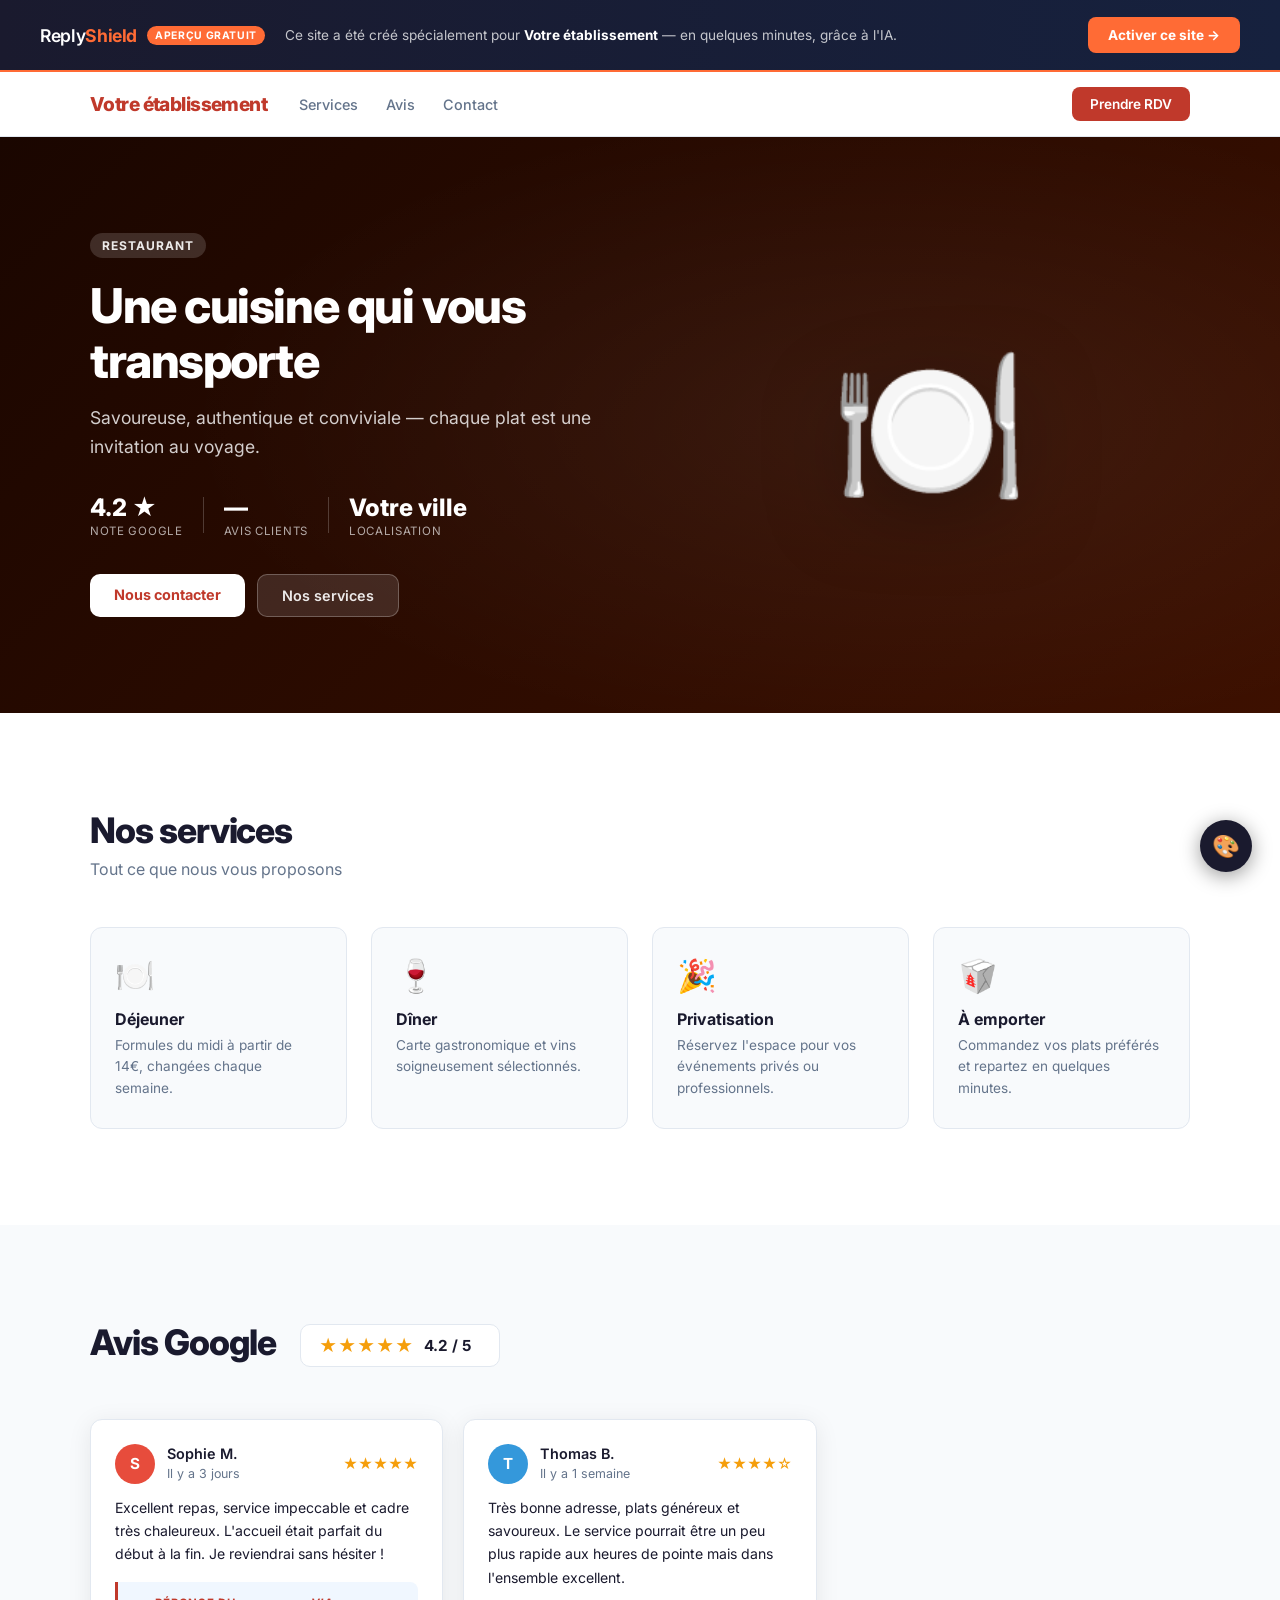
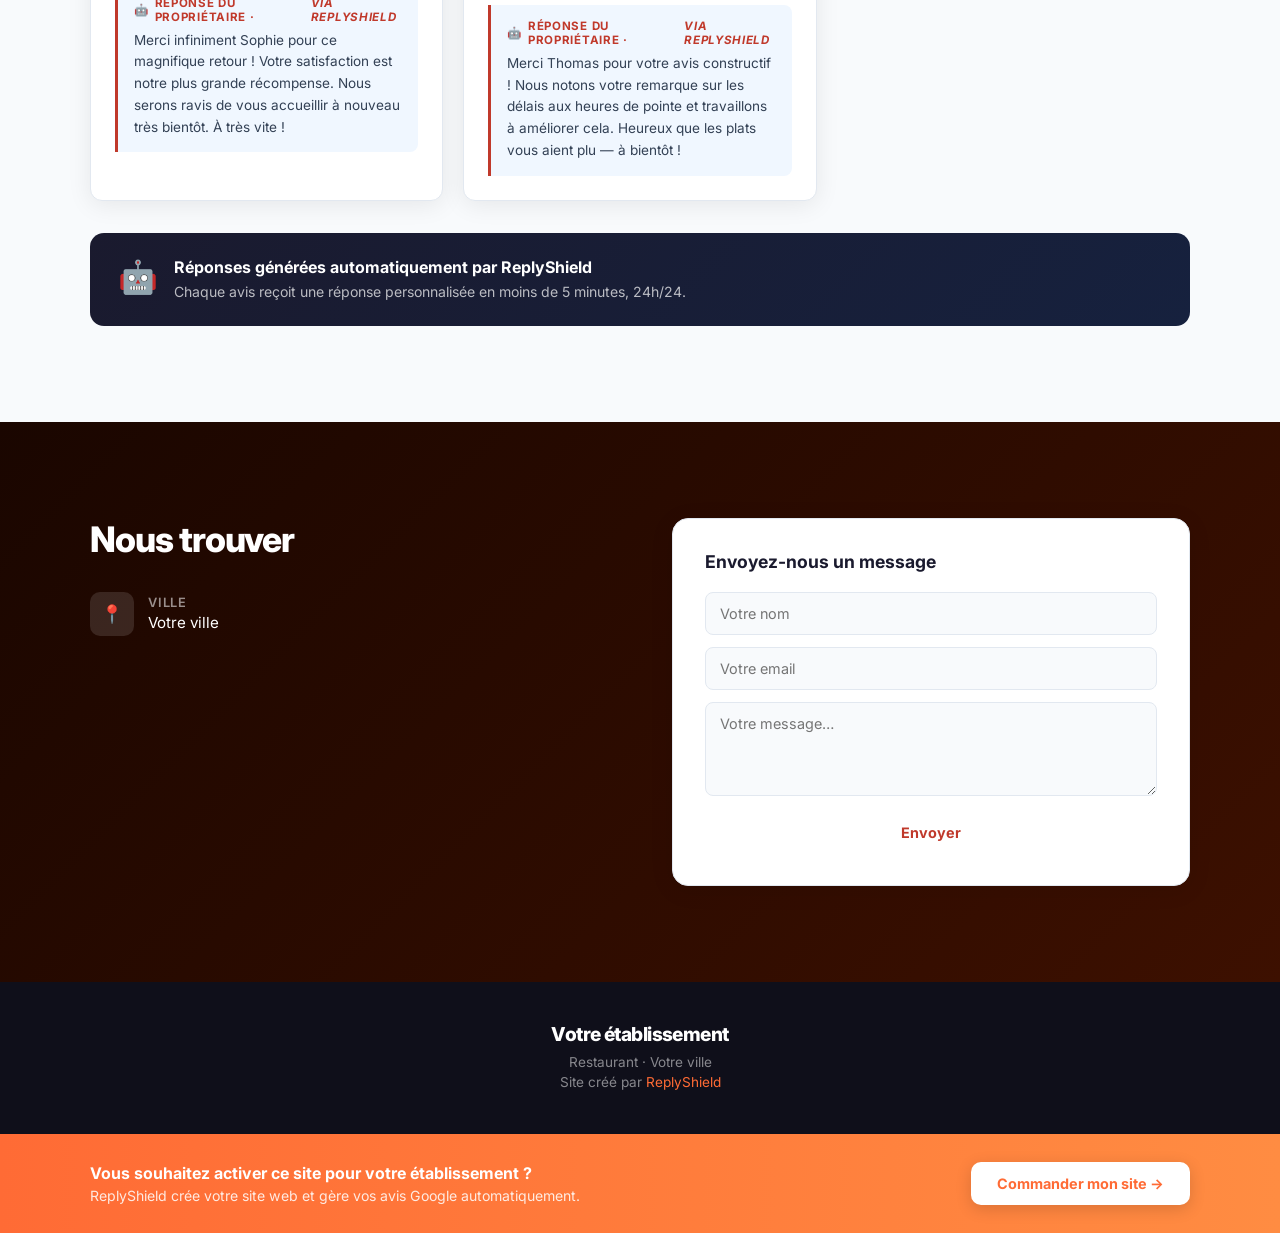
<file: web/preview.html>
<!DOCTYPE html>
<html lang="fr">
<head>
  <meta charset="UTF-8" />
  <meta name="viewport" content="width=device-width, initial-scale=1.0" />
  <title id="pageTitle">Aperçu de site — ReplyShield</title>
  <link rel="preconnect" href="https://fonts.googleapis.com" />
  <link rel="preconnect" href="https://fonts.gstatic.com" crossorigin />
  <link href="https://fonts.googleapis.com/css2?family=Inter:wght@400;500;600;700;800&display=swap" rel="stylesheet" />
  <link rel="stylesheet" href="preview.css" />
</head>
<body>

  <!-- ── BANNIÈRE REPLYSHIELD ── -->
  <div class="rs-banner">
    <div class="rs-banner-inner">
      <div class="rs-banner-left">
        <span class="rs-brand">Reply<strong>Shield</strong></span>
        <span class="rs-badge">Aperçu gratuit</span>
      </div>
      <p class="rs-banner-text">
        Ce site a été créé spécialement pour <strong id="bannerNom">votre établissement</strong> — en quelques minutes, grâce à l'IA.
      </p>
      <a href="mailto:contact@replyshield.io?subject=Je veux activer mon site" class="rs-banner-cta">
        Activer ce site →
      </a>
    </div>
  </div>

  <!-- ── SITE GÉNÉRÉ ── -->
  <div id="preview-site">

    <!-- Navbar -->
    <nav class="pv-nav" id="pvNav">
      <div class="pv-nav-inner">
        <span class="pv-logo" id="pvLogo">Chargement…</span>
        <ul class="pv-nav-links">
          <li><a href="#services">Services</a></li>
          <li><a href="#avis">Avis</a></li>
          <li><a href="#contact">Contact</a></li>
        </ul>
        <a href="#contact" class="pv-nav-cta">Prendre RDV</a>
      </div>
    </nav>

    <!-- Hero -->
    <section class="pv-hero" id="pvHero">
      <div class="pv-hero-inner">
        <div class="pv-hero-text">
          <div class="pv-hero-tag" id="pvTag">Secteur</div>
          <h1 class="pv-hero-title" id="pvTitle">Titre principal</h1>
          <p class="pv-hero-sub" id="pvSub">Sous-titre accrocheur</p>
          <div class="pv-hero-stats" id="pvStats">
            <div class="pv-stat">
              <span class="pv-stat-value" id="pvNote">—</span>
              <span class="pv-stat-label">Note Google</span>
            </div>
            <div class="pv-stat-sep"></div>
            <div class="pv-stat">
              <span class="pv-stat-value" id="pvNbAvis">—</span>
              <span class="pv-stat-label">Avis clients</span>
            </div>
            <div class="pv-stat-sep"></div>
            <div class="pv-stat">
              <span class="pv-stat-value" id="pvVille">—</span>
              <span class="pv-stat-label">Localisation</span>
            </div>
          </div>
          <div class="pv-hero-btns">
            <a href="#contact" class="pv-btn-primary">Nous contacter</a>
            <a href="#services" class="pv-btn-secondary">Nos services</a>
          </div>
        </div>
        <div class="pv-hero-visual" id="pvHeroVisual">
          <div class="pv-hero-icon" id="pvHeroIcon">🏢</div>
        </div>
      </div>
    </section>

    <!-- Services -->
    <section class="pv-services" id="services">
      <div class="pv-section-inner">
        <h2 class="pv-section-title">Nos services</h2>
        <p class="pv-section-sub" id="pvServicesSub">Ce que nous proposons</p>
        <div class="pv-services-grid" id="pvServicesGrid">
          <!-- Généré par JS -->
        </div>
      </div>
    </section>

    <!-- Avis Google (démo ReplyShield) -->
    <section class="pv-reviews" id="avis">
      <div class="pv-section-inner">
        <div class="pv-reviews-header">
          <h2 class="pv-section-title">Avis Google</h2>
          <div class="pv-reviews-note">
            <div class="pv-stars">★★★★★</div>
            <span id="pvReviewsNote">4.2 / 5</span>
            <span class="pv-reviews-count" id="pvReviewsCount">— avis</span>
          </div>
        </div>

        <div class="pv-reviews-grid" id="pvReviewsGrid">
          <!-- Généré par JS -->
        </div>

        <div class="rs-feature-badge">
          <span class="rs-feature-icon">🤖</span>
          <div>
            <strong>Réponses générées automatiquement par ReplyShield</strong>
            <p>Chaque avis reçoit une réponse personnalisée en moins de 5 minutes, 24h/24.</p>
          </div>
        </div>
      </div>
    </section>

    <!-- Contact -->
    <section class="pv-contact" id="contact">
      <div class="pv-section-inner pv-contact-inner">
        <div class="pv-contact-info">
          <h2 class="pv-section-title pv-section-title--light">Nous trouver</h2>
          <div class="pv-contact-items" id="pvContactItems">
            <!-- Généré par JS -->
          </div>
        </div>
        <div class="pv-contact-form">
          <h3>Envoyez-nous un message</h3>
          <form class="pv-form" onsubmit="return false;">
            <input type="text" placeholder="Votre nom" class="pv-input" />
            <input type="email" placeholder="Votre email" class="pv-input" />
            <textarea placeholder="Votre message…" class="pv-textarea" rows="4"></textarea>
            <button type="submit" class="pv-btn-primary pv-form-btn">Envoyer</button>
          </form>
        </div>
      </div>
    </section>

    <!-- Footer -->
    <footer class="pv-footer">
      <div class="pv-footer-inner">
        <span class="pv-logo" id="pvFooterLogo">—</span>
        <p id="pvFooterCity">—</p>
        <p class="pv-footer-credit">
          Site créé par <a href="https://replyshield.io" target="_blank">ReplyShield</a>
        </p>
      </div>
    </footer>

  </div>

  <!-- ── BANDEAU BAS REPLYSHIELD ── -->
  <div class="rs-footer-cta">
    <div class="rs-footer-cta-inner">
      <div>
        <strong>Vous souhaitez activer ce site pour votre établissement ?</strong>
        <p>ReplyShield crée votre site web et gère vos avis Google automatiquement.</p>
      </div>
      <a id="rsFooterCommander" href="commander.html" class="rs-footer-btn">
        Commander mon site →
      </a>
    </div>
  </div>

  <!-- ── SÉLECTEUR DE STYLES ── -->
  <div class="style-picker" id="stylePicker">
    <button class="style-picker-toggle" id="stylePickerToggle" title="Changer de style">
      🎨
    </button>
    <div class="style-picker-panel" id="stylePickerPanel" hidden>
      <p class="style-picker-label">Choisir un style</p>
      <div class="style-picker-options" id="stylePickerOptions">
        <!-- Généré par preview.js -->
      </div>
    </div>
  </div>

  <script src="preview.js"></script>
</body>
</html>
</file>
<file: web/preview.css>
/* ============================================================
   ReplyShield — Preview Generator Styles
   ============================================================ */

*, *::before, *::after { box-sizing: border-box; margin: 0; padding: 0; }
[hidden] { display: none !important; }

:root {
  --pv-primary:   #6C63FF;
  --pv-bg:        #ffffff;
  --pv-text:      #1a1a2e;
  --pv-muted:     #64748b;
  --pv-border:    #e2e8f0;
  --pv-radius:    12px;
  --pv-shadow:    0 4px 24px rgba(0,0,0,.08);
  --rs-orange:    #FF6B35;
}

body {
  font-family: 'Inter', sans-serif;
  background: #f8fafc;
  color: var(--pv-text);
  padding-top: 72px; /* bannière */
}

/* ── BANNIÈRE REPLYSHIELD ── */
.rs-banner {
  position: fixed;
  top: 0; left: 0; right: 0;
  z-index: 9999;
  background: linear-gradient(90deg, #1a1a2e 0%, #16213e 100%);
  border-bottom: 2px solid var(--rs-orange);
  padding: 0 24px;
  height: 72px;
}
.rs-banner-inner {
  max-width: 1200px;
  margin: 0 auto;
  height: 100%;
  display: flex;
  align-items: center;
  gap: 20px;
}
.rs-banner-left {
  display: flex;
  align-items: center;
  gap: 10px;
  flex-shrink: 0;
}
.rs-brand {
  color: #fff;
  font-size: 1.1rem;
  font-weight: 600;
  letter-spacing: -.02em;
}
.rs-brand strong { color: var(--rs-orange); }
.rs-badge {
  background: var(--rs-orange);
  color: #fff;
  font-size: .65rem;
  font-weight: 700;
  text-transform: uppercase;
  letter-spacing: .06em;
  padding: 3px 8px;
  border-radius: 999px;
}
.rs-banner-text {
  color: rgba(255,255,255,.75);
  font-size: .85rem;
  flex: 1;
  min-width: 0;
  white-space: nowrap;
  overflow: hidden;
  text-overflow: ellipsis;
}
.rs-banner-text strong { color: #fff; }
.rs-banner-cta {
  flex-shrink: 0;
  background: var(--rs-orange);
  color: #fff;
  font-size: .85rem;
  font-weight: 700;
  padding: 10px 20px;
  border-radius: 8px;
  text-decoration: none;
  transition: opacity .2s;
}
.rs-banner-cta:hover { opacity: .85; }

/* ── NAVBAR GÉNÉRÉE ── */
.pv-nav {
  position: sticky;
  top: 0;
  z-index: 100;
  background: rgba(255,255,255,.95);
  backdrop-filter: blur(10px);
  border-bottom: 1px solid var(--pv-border);
  padding: 0 24px;
}
.pv-nav-inner {
  max-width: 1100px;
  margin: 0 auto;
  height: 64px;
  display: flex;
  align-items: center;
  gap: 32px;
}
.pv-logo {
  font-size: 1.2rem;
  font-weight: 800;
  color: var(--pv-primary);
  letter-spacing: -.03em;
  flex-shrink: 0;
}
.pv-nav-links {
  display: flex;
  list-style: none;
  gap: 28px;
  flex: 1;
}
.pv-nav-links a {
  color: var(--pv-muted);
  text-decoration: none;
  font-size: .9rem;
  font-weight: 500;
  transition: color .2s;
}
.pv-nav-links a:hover { color: var(--pv-primary); }
.pv-nav-cta {
  background: var(--pv-primary);
  color: #fff;
  font-size: .85rem;
  font-weight: 600;
  padding: 9px 18px;
  border-radius: 8px;
  text-decoration: none;
  flex-shrink: 0;
  transition: opacity .2s;
}
.pv-nav-cta:hover { opacity: .85; }

/* ── HERO ── */
.pv-hero {
  padding: 96px 24px;
  background: var(--pv-primary); /* overridden by JS */
  position: relative;
  overflow: hidden;
}
.pv-hero::before {
  content: '';
  position: absolute;
  inset: 0;
  background: radial-gradient(ellipse 80% 80% at 70% 50%, rgba(255,255,255,.06) 0%, transparent 70%);
  pointer-events: none;
}
.pv-hero-inner {
  max-width: 1100px;
  margin: 0 auto;
  display: grid;
  grid-template-columns: 1fr 1fr;
  gap: 60px;
  align-items: center;
}
.pv-hero-tag {
  display: inline-block;
  background: rgba(255,255,255,.15);
  color: rgba(255,255,255,.9);
  font-size: .75rem;
  font-weight: 700;
  text-transform: uppercase;
  letter-spacing: .08em;
  padding: 5px 12px;
  border-radius: 999px;
  margin-bottom: 20px;
}
.pv-hero-title {
  font-size: clamp(2rem, 4vw, 3rem);
  font-weight: 800;
  color: #fff;
  line-height: 1.15;
  letter-spacing: -.03em;
  margin-bottom: 16px;
}
.pv-hero-sub {
  font-size: 1.1rem;
  color: rgba(255,255,255,.8);
  margin-bottom: 32px;
  line-height: 1.6;
}
.pv-hero-stats {
  display: flex;
  align-items: center;
  gap: 20px;
  margin-bottom: 36px;
}
.pv-stat {
  display: flex;
  flex-direction: column;
  gap: 2px;
}
.pv-stat-value {
  font-size: 1.5rem;
  font-weight: 800;
  color: #fff;
}
.pv-stat-label {
  font-size: .72rem;
  color: rgba(255,255,255,.65);
  text-transform: uppercase;
  letter-spacing: .06em;
}
.pv-stat-sep {
  width: 1px;
  height: 36px;
  background: rgba(255,255,255,.2);
}
.pv-hero-btns {
  display: flex;
  gap: 12px;
  flex-wrap: wrap;
}
.pv-btn-primary {
  background: #fff;
  color: var(--pv-primary);
  font-weight: 700;
  font-size: .9rem;
  padding: 12px 24px;
  border-radius: 10px;
  text-decoration: none;
  transition: opacity .2s, transform .15s;
}
.pv-btn-primary:hover { opacity: .9; transform: translateY(-1px); }
.pv-btn-secondary {
  background: rgba(255,255,255,.12);
  color: rgba(255,255,255,.9);
  font-weight: 600;
  font-size: .9rem;
  padding: 12px 24px;
  border-radius: 10px;
  text-decoration: none;
  border: 1px solid rgba(255,255,255,.25);
  transition: background .2s;
}
.pv-btn-secondary:hover { background: rgba(255,255,255,.2); }
.pv-hero-visual {
  display: flex;
  justify-content: center;
  align-items: center;
}
.pv-hero-icon {
  font-size: 10rem;
  line-height: 1;
  filter: drop-shadow(0 20px 40px rgba(0,0,0,.3));
  animation: float 4s ease-in-out infinite;
}
@keyframes float {
  0%, 100% { transform: translateY(0); }
  50%       { transform: translateY(-16px); }
}

/* ── SERVICES ── */
.pv-services {
  padding: 96px 24px;
  background: #fff;
}
.pv-section-inner {
  max-width: 1100px;
  margin: 0 auto;
}
.pv-section-title {
  font-size: clamp(1.6rem, 3vw, 2.2rem);
  font-weight: 800;
  color: var(--pv-text);
  letter-spacing: -.03em;
  margin-bottom: 8px;
}
.pv-section-title--light { color: #fff; }
.pv-section-sub {
  color: var(--pv-muted);
  font-size: 1rem;
  margin-bottom: 48px;
}
.pv-services-grid {
  display: grid;
  grid-template-columns: repeat(auto-fill, minmax(220px, 1fr));
  gap: 24px;
}
.pv-service-card {
  background: #f8fafc;
  border: 1px solid var(--pv-border);
  border-radius: var(--pv-radius);
  padding: 28px 24px;
  transition: box-shadow .2s, transform .15s;
}
.pv-service-card:hover {
  box-shadow: var(--pv-shadow);
  transform: translateY(-3px);
}
.pv-service-icon {
  font-size: 2rem;
  margin-bottom: 14px;
}
.pv-service-title {
  font-size: 1rem;
  font-weight: 700;
  color: var(--pv-text);
  margin-bottom: 6px;
}
.pv-service-desc {
  font-size: .85rem;
  color: var(--pv-muted);
  line-height: 1.6;
}

/* ── AVIS ── */
.pv-reviews {
  padding: 96px 24px;
  background: #f8fafc;
}
.pv-reviews-header {
  display: flex;
  align-items: center;
  gap: 24px;
  margin-bottom: 48px;
  flex-wrap: wrap;
}
.pv-reviews-note {
  display: flex;
  align-items: center;
  gap: 10px;
  background: #fff;
  border: 1px solid var(--pv-border);
  border-radius: 10px;
  padding: 10px 18px;
}
.pv-stars {
  color: #F59E0B;
  font-size: 1.1rem;
  letter-spacing: .05em;
}
.pv-reviews-note span {
  font-weight: 700;
  font-size: .95rem;
  color: var(--pv-text);
}
.pv-reviews-count {
  color: var(--pv-muted) !important;
  font-weight: 400 !important;
}
.pv-reviews-grid {
  display: grid;
  grid-template-columns: repeat(auto-fill, minmax(340px, 1fr));
  gap: 20px;
  margin-bottom: 32px;
}
.pv-review-card {
  background: #fff;
  border: 1px solid var(--pv-border);
  border-radius: var(--pv-radius);
  padding: 24px;
  box-shadow: var(--pv-shadow);
}
.pv-review-header {
  display: flex;
  align-items: center;
  gap: 12px;
  margin-bottom: 12px;
}
.pv-review-avatar {
  width: 40px;
  height: 40px;
  border-radius: 50%;
  display: flex;
  align-items: center;
  justify-content: center;
  font-weight: 700;
  font-size: .95rem;
  color: #fff;
  flex-shrink: 0;
}
.pv-review-meta strong {
  display: block;
  font-size: .9rem;
  font-weight: 600;
  color: var(--pv-text);
}
.pv-review-meta span {
  font-size: .78rem;
  color: var(--pv-muted);
}
.pv-review-stars { color: #F59E0B; font-size: .9rem; }
.pv-review-text {
  font-size: .88rem;
  color: var(--pv-text);
  line-height: 1.65;
  margin-bottom: 16px;
}
.pv-review-reply {
  background: #f0f7ff;
  border-left: 3px solid var(--pv-primary);
  border-radius: 0 8px 8px 0;
  padding: 14px 16px;
}
.pv-review-reply-label {
  font-size: .72rem;
  font-weight: 700;
  text-transform: uppercase;
  letter-spacing: .06em;
  color: var(--pv-primary);
  margin-bottom: 6px;
  display: flex;
  align-items: center;
  gap: 6px;
}
.pv-review-reply-text {
  font-size: .85rem;
  color: #334155;
  line-height: 1.6;
}
.rs-feature-badge {
  display: flex;
  align-items: flex-start;
  gap: 16px;
  background: linear-gradient(135deg, #1a1a2e, #16213e);
  border-radius: 14px;
  padding: 24px 28px;
  color: #fff;
  margin-top: 8px;
}
.rs-feature-icon { font-size: 2rem; flex-shrink: 0; }
.rs-feature-badge strong {
  display: block;
  font-size: 1rem;
  font-weight: 700;
  margin-bottom: 4px;
}
.rs-feature-badge p {
  font-size: .88rem;
  color: rgba(255,255,255,.7);
  line-height: 1.5;
}

/* ── CONTACT ── */
.pv-contact {
  padding: 96px 24px;
}
.pv-contact-inner {
  display: grid;
  grid-template-columns: 1fr 1fr;
  gap: 64px;
  align-items: start;
}
.pv-contact-items {
  display: flex;
  flex-direction: column;
  gap: 18px;
  margin-top: 32px;
}
.pv-contact-item {
  display: flex;
  align-items: center;
  gap: 14px;
}
.pv-contact-item-icon {
  width: 44px;
  height: 44px;
  border-radius: 10px;
  background: rgba(255,255,255,.12);
  display: flex;
  align-items: center;
  justify-content: center;
  font-size: 1.1rem;
  flex-shrink: 0;
}
.pv-contact-item-text strong {
  display: block;
  font-size: .8rem;
  font-weight: 600;
  text-transform: uppercase;
  letter-spacing: .06em;
  color: rgba(255,255,255,.55);
  margin-bottom: 2px;
}
.pv-contact-item-text span {
  font-size: .95rem;
  color: #fff;
}
.pv-contact-form {
  background: #fff;
  border: 1px solid var(--pv-border);
  border-radius: 16px;
  padding: 32px;
  box-shadow: var(--pv-shadow);
}
.pv-contact-form h3 {
  font-size: 1.1rem;
  font-weight: 700;
  color: var(--pv-text);
  margin-bottom: 20px;
}
.pv-input, .pv-textarea {
  width: 100%;
  padding: 12px 14px;
  border: 1px solid var(--pv-border);
  border-radius: 8px;
  font-family: inherit;
  font-size: .9rem;
  color: var(--pv-text);
  background: #f8fafc;
  margin-bottom: 12px;
  transition: border-color .2s;
}
.pv-input:focus, .pv-textarea:focus {
  outline: none;
  border-color: var(--pv-primary);
  background: #fff;
}
.pv-textarea { resize: vertical; }
.pv-form-btn {
  display: block;
  width: 100%;
  text-align: center;
  cursor: pointer;
  border: none;
  font-family: inherit;
  font-size: .9rem;
}

/* ── FOOTER ── */
.pv-footer {
  background: #0f0f1a;
  padding: 40px 24px;
  text-align: center;
}
.pv-footer-inner {
  max-width: 600px;
  margin: 0 auto;
}
.pv-footer .pv-logo { color: #fff; display: block; margin-bottom: 8px; }
.pv-footer p {
  font-size: .85rem;
  color: rgba(255,255,255,.5);
  margin-bottom: 4px;
}
.pv-footer-credit { font-size: .78rem; }
.pv-footer-credit a { color: var(--rs-orange); text-decoration: none; }

/* ── BANDEAU BAS ── */
.rs-footer-cta {
  background: linear-gradient(90deg, var(--rs-orange) 0%, #ff8c42 100%);
  padding: 28px 24px;
}
.rs-footer-cta-inner {
  max-width: 1100px;
  margin: 0 auto;
  display: flex;
  align-items: center;
  justify-content: space-between;
  gap: 24px;
  flex-wrap: wrap;
}
.rs-footer-cta strong {
  display: block;
  font-size: 1rem;
  font-weight: 700;
  color: #fff;
  margin-bottom: 4px;
}
.rs-footer-cta p {
  font-size: .88rem;
  color: rgba(255,255,255,.85);
}
.rs-footer-btn {
  flex-shrink: 0;
  background: #fff;
  color: var(--rs-orange);
  font-weight: 700;
  font-size: .9rem;
  padding: 13px 26px;
  border-radius: 10px;
  text-decoration: none;
  transition: transform .15s, box-shadow .2s;
  box-shadow: 0 4px 16px rgba(0,0,0,.15);
}
.rs-footer-btn:hover { transform: translateY(-2px); box-shadow: 0 8px 24px rgba(0,0,0,.2); }

/* ── SÉLECTEUR DE STYLES ── */
.style-picker {
  position: fixed;
  bottom: 28px;
  right: 28px;
  z-index: 500;
}
.style-picker-toggle {
  width: 52px;
  height: 52px;
  border-radius: 50%;
  border: none;
  background: #1a1a2e;
  box-shadow: 0 4px 20px rgba(0,0,0,.4);
  font-size: 1.4rem;
  cursor: pointer;
  transition: transform .2s, box-shadow .2s;
  display: flex;
  align-items: center;
  justify-content: center;
}
.style-picker-toggle:hover {
  transform: scale(1.1);
  box-shadow: 0 6px 28px rgba(0,0,0,.5);
}
.style-picker-panel {
  position: absolute;
  bottom: 64px;
  right: 0;
  background: #1a1a2e;
  border: 1px solid rgba(255,255,255,.1);
  border-radius: 14px;
  padding: 16px;
  min-width: 180px;
  box-shadow: 0 8px 32px rgba(0,0,0,.4);
}
.style-picker-label {
  font-size: .72rem;
  font-weight: 700;
  text-transform: uppercase;
  letter-spacing: .08em;
  color: rgba(255,255,255,.4);
  margin-bottom: 12px;
}
.style-picker-options {
  display: flex;
  flex-direction: column;
  gap: 8px;
}
.style-option {
  padding: 9px 14px;
  border-radius: 8px;
  border: 2px solid transparent;
  color: #fff;
  font-family: inherit;
  font-size: .85rem;
  font-weight: 600;
  cursor: pointer;
  text-align: left;
  transition: border-color .15s, opacity .15s;
  opacity: .8;
}
.style-option:hover { opacity: 1; }
.style-option.active {
  border-color: rgba(255,255,255,.6);
  opacity: 1;
}

/* ── RESPONSIVE ── */
@media (max-width: 768px) {
  body { padding-top: 60px; }
  .rs-banner { height: 60px; }
  .rs-banner-text { display: none; }
  .pv-hero-inner { grid-template-columns: 1fr; }
  .pv-hero-visual { display: none; }
  .pv-contact-inner { grid-template-columns: 1fr; }
  .pv-nav-links { display: none; }
}
</file>
